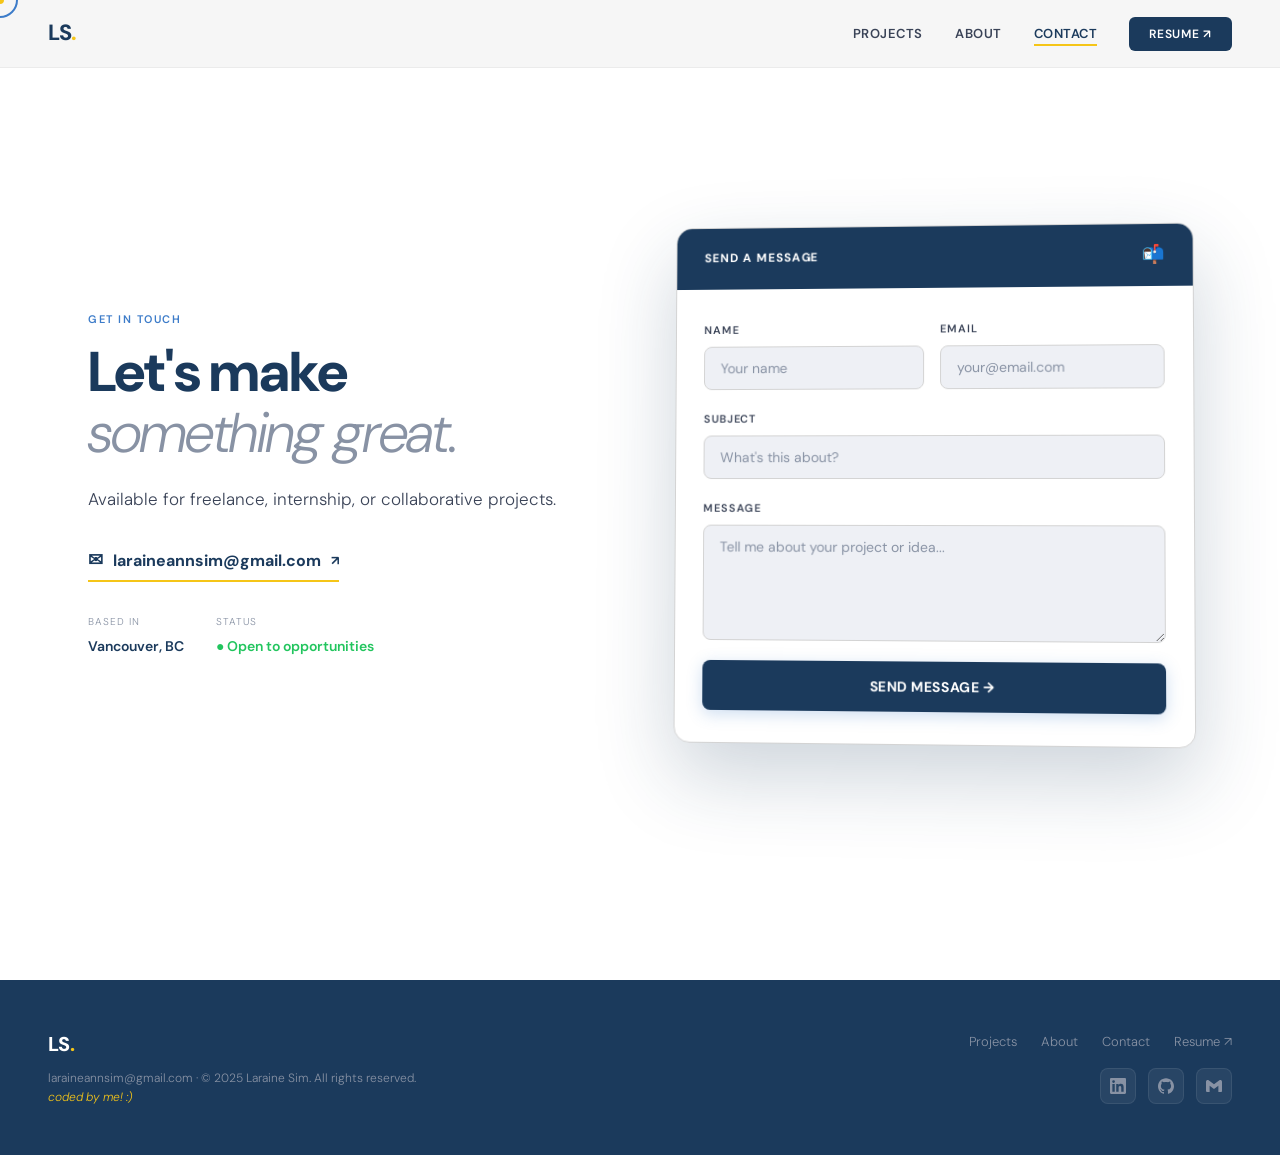
<file: contact.html>
<!DOCTYPE html>
<html lang="en">
  <head>
    <meta charset="UTF-8" />
    <meta name="viewport" content="width=device-width, initial-scale=1.0" />
    <title>Contact — Laraine Sim</title>
    <link rel="stylesheet" href="css/style.css" />
    <link rel="stylesheet" href="css/contact.css" />
  </head>
  <body>
    <div class="cursor-dot"></div>
    <div class="cursor-ring"></div>

    <nav class="nav">
      <a href="index.html" class="nav-logo">LS<span>.</span></a>
      <button class="nav-toggle" aria-label="Toggle menu">
        <span></span><span></span><span></span>
      </button>
      <ul class="nav-links">
        <li><a href="projects.html">Projects</a></li>
        <li><a href="about.html">About</a></li>
        <li><a href="contact.html" class="active">Contact</a></li>
        <li>
          <a
            href="https://drive.google.com/file/d/1UKlemPBlUI1DkDVJU-GrRhOZyARkcmBj/view?usp=sharing"
            target="_blank"
            class="nav-cta"
            >Resume ↗</a
          >
        </li>
      </ul>
    </nav>

    <main class="page">
      <!-- ---- CONTACT HERO ---- -->
      <section class="contact-hero">
        <div class="contact-hero-text reveal">
          <span class="section-label">Get in Touch</span>
          <h1 class="section-title">
            Let's make<br /><em>something great.</em>
          </h1>
          <p class="contact-intro">
            Available for freelance, internship, or collaborative projects.
          </p>

          <a href="mailto:laraineannsim@gmail.com" class="contact-email-link">
            <span class="contact-email-icon">✉</span>
            laraineannsim@gmail.com
            <span class="contact-email-arrow">↗</span>
          </a>

          <!-- Quick info chips -->
          <div class="contact-meta">
            <div class="contact-meta-item">
              <span class="contact-meta-label">Based in</span>
              <span class="contact-meta-value">Vancouver, BC</span>
            </div>
            <div class="contact-meta-item">
              <span class="contact-meta-label">Status</span>
              <span class="contact-meta-value" style="color: #22c55e"
                >● Open to opportunities</span
              >
            </div>
          </div>
        </div>

        <!-- CONTACT FORM  -->
        <div class="contact-form-wrap reveal">
          <div class="contact-form-card">
            <div class="form-card-header">
              <span class="form-card-label">Send a message</span>
              <!-- Decorative folder tab -->
              <span class="form-card-tab">📬</span>
            </div>

            <form
              class="contact-form"
              action="https://formspree.io/f/xnjgoqnb"
              method="POST"
              id="contact-form"
            >
              <div class="form-row">
                <div class="form-group">
                  <label for="name">Name</label>
                  <input
                    type="text"
                    id="name"
                    name="name"
                    placeholder="Your name"
                    required
                  />
                </div>
                <div class="form-group">
                  <label for="email">Email</label>
                  <input
                    type="email"
                    id="email"
                    name="email"
                    placeholder="your@email.com"
                    required
                  />
                </div>
              </div>

              <div class="form-group">
                <label for="subject">Subject</label>
                <input
                  type="text"
                  id="subject"
                  name="subject"
                  placeholder="What's this about?"
                />
              </div>

              <div class="form-group">
                <label for="message">Message</label>
                <textarea
                  id="message"
                  name="message"
                  rows="5"
                  placeholder="Tell me about your project or idea..."
                  required
                ></textarea>
              </div>

              <button type="submit" class="btn btn-primary form-submit">
                Send Message →
              </button>
            </form>
          </div>

          <!-- Success message (shown by JS after submit) -->
          <div class="form-success" id="form-success" style="display: none">
            <span>✦</span> Thanks! I'll be in touch soon.
          </div>
        </div>
      </section>
    </main>

    <!-- ---- FOOTER---- -->
    <footer class="footer">
      <div class="footer-logo-group">
        <div class="footer-logo">LS<span>.</span></div>
        <p class="footer-copy">
          laraineannsim@gmail.com · © 2025 Laraine Sim. All rights reserved.
          <br /><span class="footer-coded">coded by me! :)</span>
        </p>
      </div>
      <div class="footer-right">
        <nav class="footer-links">
          <a href="projects.html">Projects</a>
          <a href="about.html">About</a>
          <a href="contact.html">Contact</a>
          <a
            href="https://drive.google.com/file/d/1U10L0qeT0MrT_OG-5EShGJ4zShYl49rG/view"
            target="_blank"
            >Resume ↗</a
          >
        </nav>
        <div class="footer-socials">
          <!-- LinkedIn -->
          <a
            href="https://www.linkedin.com/in/laraine-sim"
            target="_blank"
            class="footer-social-link"
            aria-label="LinkedIn"
          >
            <svg viewBox="0 0 24 24" xmlns="http://www.w3.org/2000/svg">
              <path
                d="M20.447 20.452h-3.554v-5.569c0-1.328-.027-3.037-1.852-3.037-1.853 0-2.136 1.445-2.136 2.939v5.667H9.351V9h3.414v1.561h.046c.477-.9 1.637-1.85 3.37-1.85 3.601 0 4.267 2.37 4.267 5.455v6.286zM5.337 7.433a2.062 2.062 0 0 1-2.063-2.065 2.064 2.064 0 1 1 2.063 2.065zm1.782 13.019H3.555V9h3.564v11.452zM22.225 0H1.771C.792 0 0 .774 0 1.729v20.542C0 23.227.792 24 1.771 24h20.451C23.2 24 24 23.227 24 22.271V1.729C24 .774 23.2 0 22.222 0h.003z"
              ></path>
            </svg>
          </a>

          <!-- GitHub -->
          <a
            href="https://github.com/l-sim"
            target="_blank"
            class="footer-social-link"
            aria-label="GitHub"
          >
            <svg viewBox="0 0 24 24" xmlns="http://www.w3.org/2000/svg">
              <path
                d="M12 .297c-6.63 0-12 5.373-12 12 0 5.303 3.438 9.8 8.205 11.385.6.113.82-.258.82-.577 0-.285-.01-1.04-.015-2.04-3.338.724-4.042-1.61-4.042-1.61C4.422 18.07 3.633 17.7 3.633 17.7c-1.087-.744.084-.729.084-.729 1.205.084 1.838 1.236 1.838 1.236 1.07 1.835 2.809 1.305 3.495.998.108-.776.417-1.305.76-1.605-2.665-.3-5.466-1.332-5.466-5.93 0-1.31.465-2.38 1.235-3.22-.135-.303-.54-1.523.105-3.176 0 0 1.005-.322 3.3 1.23.96-.267 1.98-.399 3-.405 1.02.006 2.04.138 3 .405 2.28-1.552 3.285-1.23 3.285-1.23.645 1.653.24 2.873.12 3.176.765.84 1.23 1.91 1.23 3.22 0 4.61-2.805 5.625-5.475 5.92.42.36.81 1.096.81 2.22 0 1.606-.015 2.896-.015 3.286 0 .315.21.69.825.57C20.565 22.092 24 17.592 24 12.297c0-6.627-5.373-12-12-12"
              ></path>
            </svg>
          </a>

          <!-- Email -->
          <a
            href="mailto:laraineannsim@gmail.com"
            class="footer-social-link"
            aria-label="Email"
          >
            <svg viewBox="0 0 24 24" xmlns="http://www.w3.org/2000/svg">
              <path
                d="M24 5.457v13.909c0 .904-.732 1.636-1.636 1.636h-3.819V11.73L12 16.64l-6.545-4.91v9.273H1.636A1.636 1.636 0 0 1 0 19.366V5.457c0-2.023 2.309-3.178 3.927-1.964L5.455 4.64 12 9.548l6.545-4.91 1.528-1.145C21.69 2.28 24 3.434 24 5.457z"
              ></path>
            </svg>
          </a>
        </div>
      </div>
    </footer>

    <script src="js/main.js"></script>
    <script src="js/contact.js"></script>
  </body>
</html>
</file>
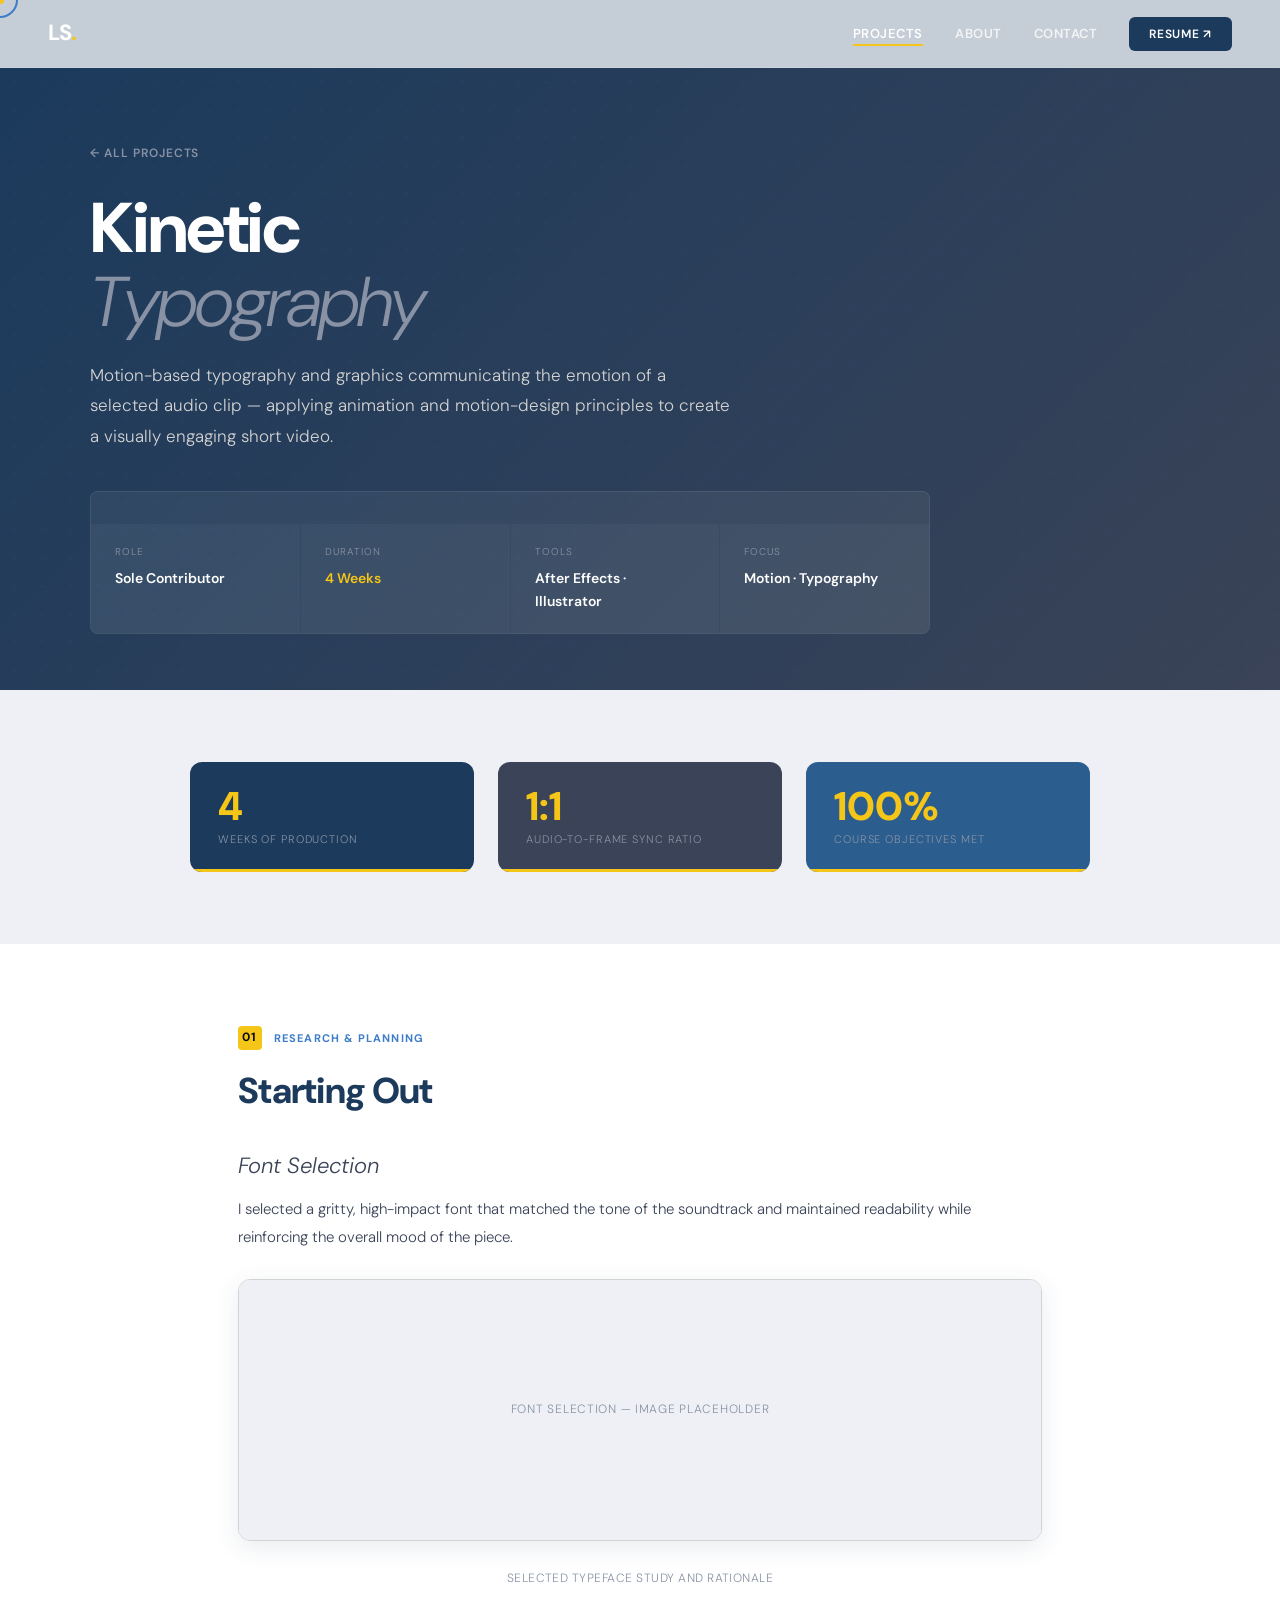
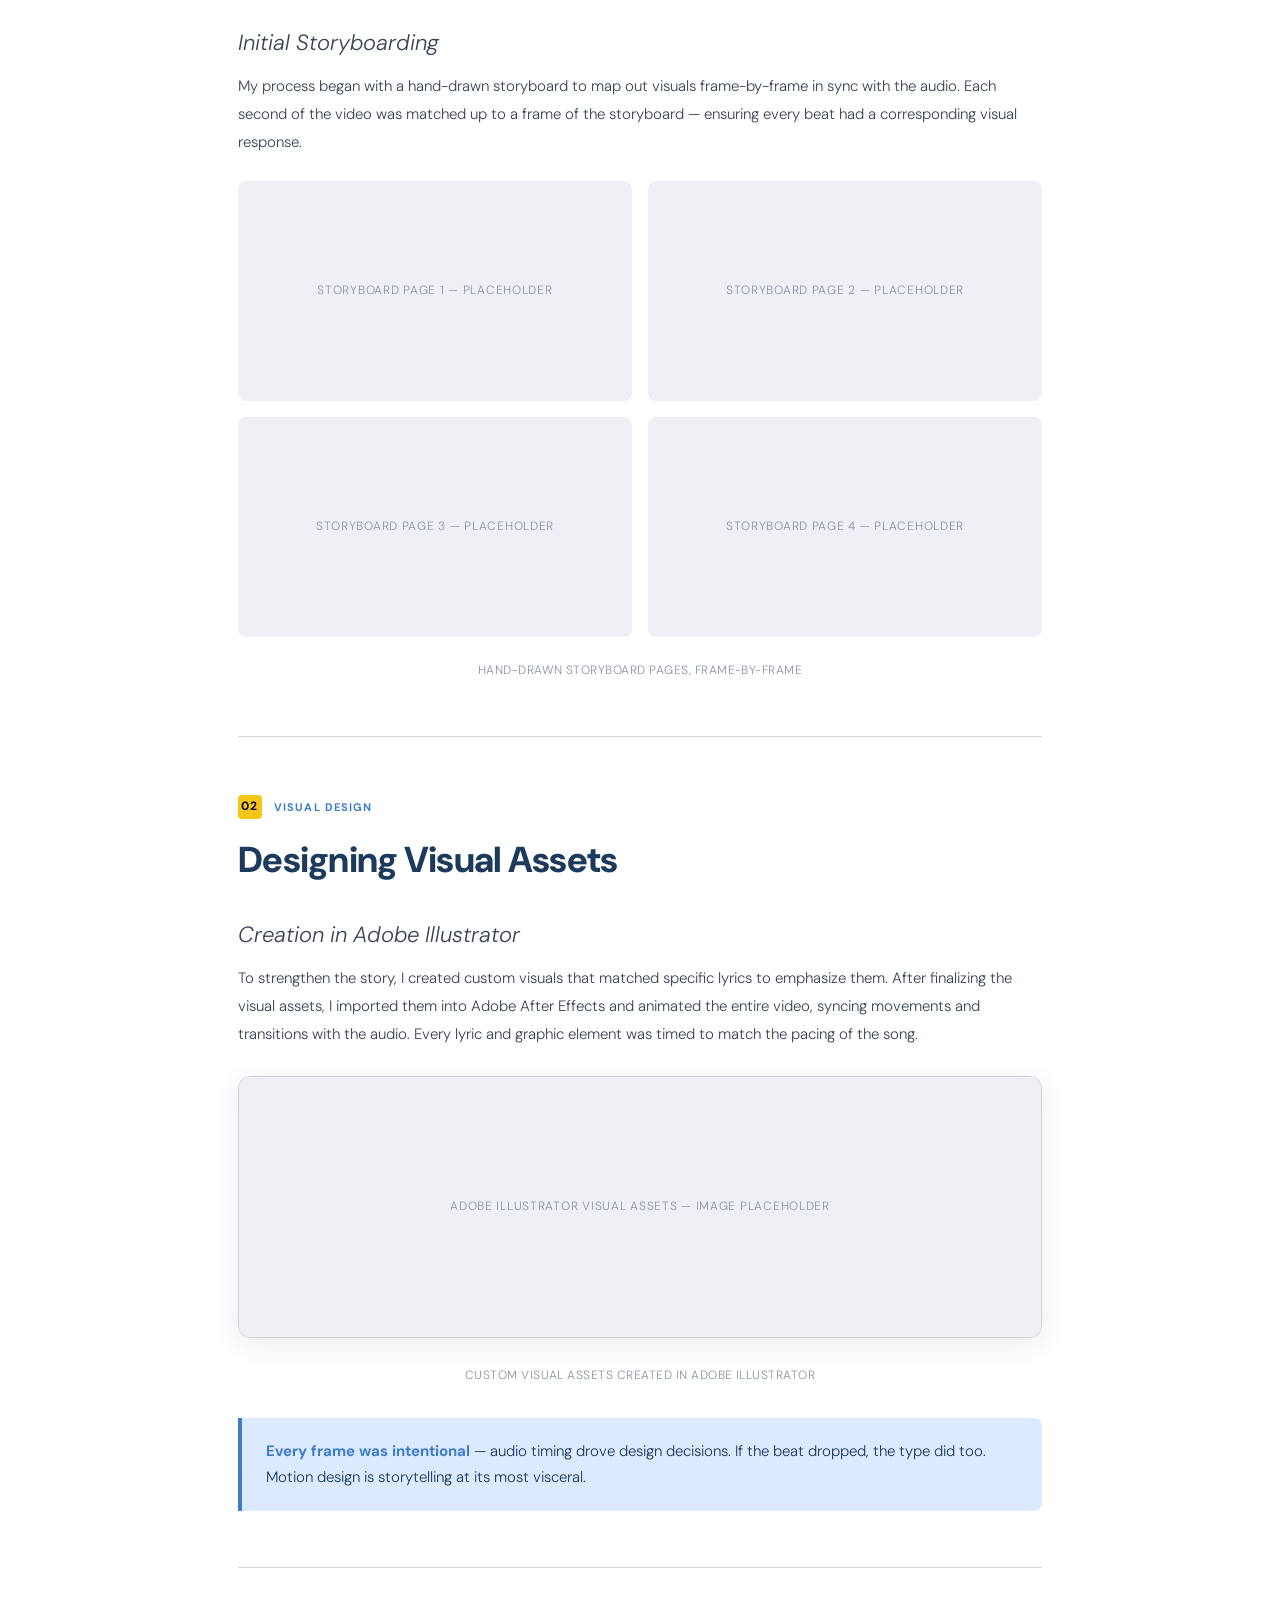
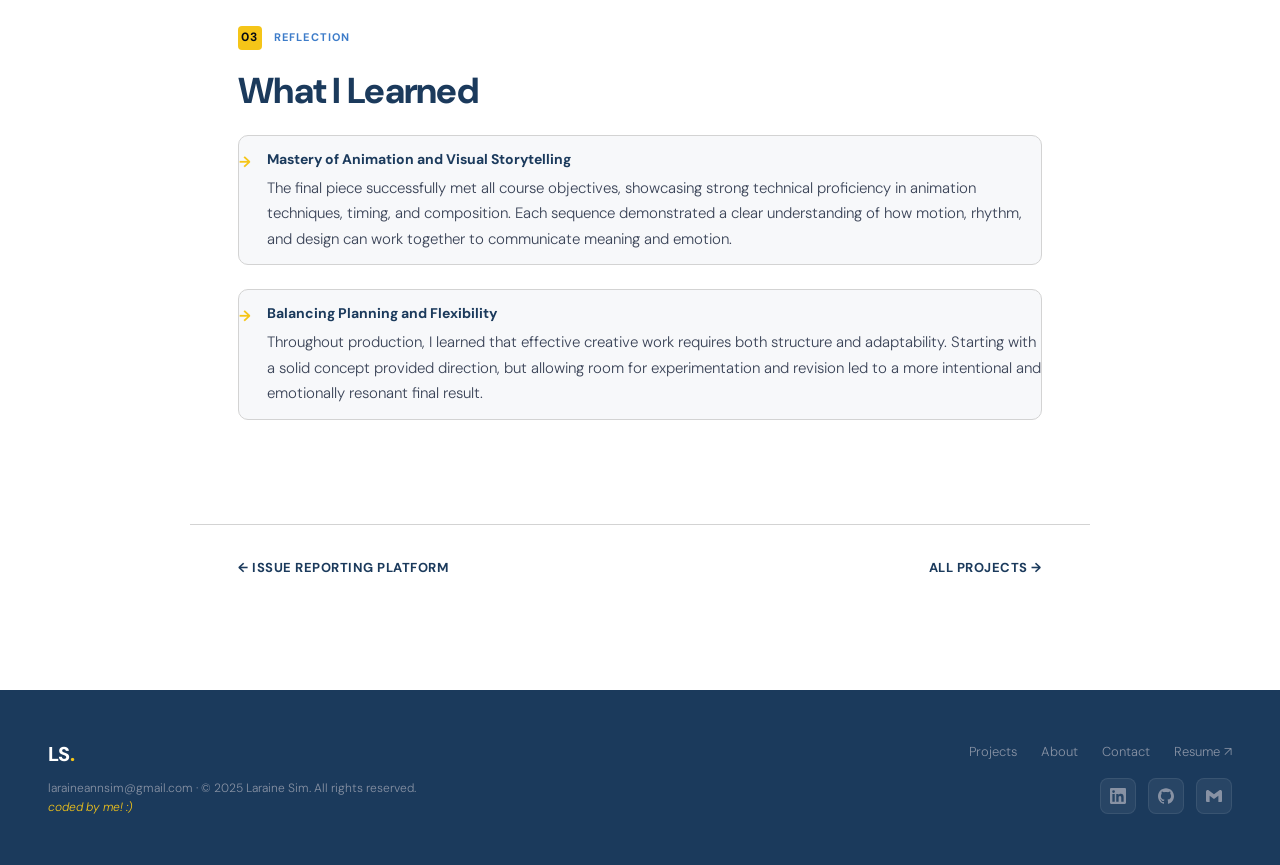
<file: iat100.html>
<!DOCTYPE html>
<html lang="en">
  <head>
    <meta charset="UTF-8" />
    <meta name="viewport" content="width=device-width, initial-scale=1.0" />
    <title>Kinetic Typography — Laraine Sim</title>
    <link rel="stylesheet" href="css/style.css" />
    <link rel="stylesheet" href="css/projects.css" />
  </head>
  <body>
    <div class="cursor-dot"></div>
    <div class="cursor-ring"></div>

    <nav class="nav nav--dark">
      <a href="index.html" class="nav-logo">LS<span>.</span></a>
      <button class="nav-toggle" aria-label="Toggle menu">
        <span></span><span></span><span></span>
      </button>
      <ul class="nav-links">
        <li><a href="projects.html" class="active">Projects</a></li>
        <li><a href="about.html">About</a></li>
        <li><a href="contact.html">Contact</a></li>
        <li>
          <a href="https://drive.google.com/file/d/1U10L0qeT0MrT_OG-5EShGJ4zShYl49rG/view"
             target="_blank" class="nav-cta">Resume ↗</a>
        </li>
      </ul>
    </nav>

    <main class="page">
      <!-- ============ CASE HERO ============ -->
      <section class="case-hero" style="background:linear-gradient(135deg, var(--blue-dark) 0%, var(--grey-700) 100%);">
        <div class="case-hero-inner">
          <a href="projects.html" class="case-hero-back">← All Projects</a>

          <div class="reveal">
            <h1 class="case-hero-title">Kinetic<br><em>Typography</em></h1>
            <p class="case-hero-desc">
              Motion-based typography and graphics communicating the emotion of a selected audio clip —
              applying animation and motion-design principles to create a visually engaging short video.
            </p>
          </div>

          <div class="case-meta reveal">
            <div class="case-meta-item">
              <div class="case-meta-label">Role</div>
              <div class="case-meta-value">Sole Contributor</div>
            </div>
            <div class="case-meta-item">
              <div class="case-meta-label">Duration</div>
              <div class="case-meta-value" style="color:var(--yellow)">4 Weeks</div>
            </div>
            <div class="case-meta-item">
              <div class="case-meta-label">Tools</div>
              <div class="case-meta-value">After Effects · Illustrator</div>
            </div>
            <div class="case-meta-item">
              <div class="case-meta-label">Focus</div>
              <div class="case-meta-value">Motion · Typography</div>
            </div>
          </div>
        </div>
      </section>

      <!-- ============ DATA CALLOUT ============ -->
      <section class="section" style="background:var(--grey-100);padding:40px 48px;">
        <div style="max-width:900px;margin:0 auto;">
          <div class="stat-row reveal stagger-group">
            <div class="stat-card stagger-child">
              <div class="stat-num">4</div>
              <div class="stat-label">Weeks of production</div>
            </div>
            <div class="stat-card stagger-child" style="background:var(--grey-700)">
              <div class="stat-num">1:1</div>
              <div class="stat-label">Audio-to-frame sync ratio</div>
            </div>
            <div class="stat-card stagger-child" style="background:var(--blue-mid)">
              <div class="stat-num">100%</div>
              <div class="stat-label">Course objectives met</div>
            </div>
          </div>
        </div>
      </section>

      <!-- ============ CASE BODY ============ -->
      <article class="case-body">

        <!-- 01: STARTING OUT -->
        <div class="reveal">
          <span class="case-section-marker" data-num="01">Research &amp; Planning</span>
          <h2 class="case-h2">Starting Out</h2>
        </div>

        <h3 class="case-h3 reveal">Font Selection</h3>
        <p class="case-p reveal">
          I selected a gritty, high-impact font that matched the tone of the soundtrack and maintained
          readability while reinforcing the overall mood of the piece.
        </p>

        <div class="case-img reveal">
          <div class="img-placeholder" style="height:260px;">
            <!-- Replace with: <img src="images/iat100-font.png" alt="Font Selection"> -->
            Font Selection — image placeholder
          </div>
        </div>
        <p class="case-caption">Selected typeface study and rationale</p>

        <h3 class="case-h3 reveal">Initial Storyboarding</h3>
        <p class="case-p reveal">
          My process began with a hand-drawn storyboard to map out visuals frame-by-frame in sync with the audio.
          Each second of the video was matched up to a frame of the storyboard — ensuring every beat had a
          corresponding visual response.
        </p>

        <div style="display:grid;grid-template-columns:1fr 1fr;gap:16px;margin:24px 0;" class="reveal stagger-group">
          <div class="img-placeholder stagger-child" style="height:220px;border-radius:8px;">Storyboard page 1 — placeholder</div>
          <div class="img-placeholder stagger-child" style="height:220px;border-radius:8px;">Storyboard page 2 — placeholder</div>
          <div class="img-placeholder stagger-child" style="height:220px;border-radius:8px;">Storyboard page 3 — placeholder</div>
          <div class="img-placeholder stagger-child" style="height:220px;border-radius:8px;">Storyboard page 4 — placeholder</div>
        </div>
        <p class="case-caption">Hand-drawn storyboard pages, frame-by-frame</p>

        <hr class="case-divider" />

        <!-- 02: DESIGN -->
        <div class="reveal">
          <span class="case-section-marker" data-num="02">Visual Design</span>
          <h2 class="case-h2">Designing Visual Assets</h2>
          <h3 class="case-h3">Creation in Adobe Illustrator</h3>
          <p class="case-p">
            To strengthen the story, I created custom visuals that matched specific lyrics to emphasize them.
            After finalizing the visual assets, I imported them into Adobe After Effects and animated the entire
            video, syncing movements and transitions with the audio. Every lyric and graphic element was timed
            to match the pacing of the song.
          </p>
        </div>

        <div class="case-img reveal">
          <div class="img-placeholder" style="height:260px;">
            <!-- Replace with: <img src="images/iat100-illustrator.png" alt="Illustrator assets"> -->
            Adobe Illustrator visual assets — image placeholder
          </div>
        </div>
        <p class="case-caption">Custom visual assets created in Adobe Illustrator</p>

        <div class="callout reveal">
          <p>
            <strong>Every frame was intentional</strong> — audio timing drove design decisions. If the beat
            dropped, the type did too. Motion design is storytelling at its most visceral.
          </p>
        </div>

        <hr class="case-divider" />

        <!-- 03: REFLECTION -->
        <div class="reveal">
          <span class="case-section-marker" data-num="03">Reflection</span>
          <h2 class="case-h2">What I Learned</h2>
        </div>

        <ul class="reflection-list reveal">
          <li>
            <div>
              <strong style="font-family:var(--font-display);font-size:14px;color:var(--blue-dark);display:block;margin-bottom:4px;">
                Mastery of Animation and Visual Storytelling
              </strong>
              The final piece successfully met all course objectives, showcasing strong technical proficiency in
              animation techniques, timing, and composition. Each sequence demonstrated a clear understanding of
              how motion, rhythm, and design can work together to communicate meaning and emotion.
            </div>
          </li>
          <li>
            <div>
              <strong style="font-family:var(--font-display);font-size:14px;color:var(--blue-dark);display:block;margin-bottom:4px;">
                Balancing Planning and Flexibility
              </strong>
              Throughout production, I learned that effective creative work requires both structure and adaptability.
              Starting with a solid concept provided direction, but allowing room for experimentation and revision
              led to a more intentional and emotionally resonant final result.
            </div>
          </li>
        </ul>
      </article>

      <!-- ---- PROJECT NAV ---- -->
      <nav class="project-nav">
        <a href="iat235.html">← Issue Reporting Platform</a>
        <a href="projects.html">All Projects →</a>
      </nav>
    </main>

    <!-- ---- FOOTER ---- -->
    <footer class="footer">
      <div class="footer-logo-group">
        <div class="footer-logo">LS<span>.</span></div>
        <p class="footer-copy">
          laraineannsim@gmail.com · © 2025 Laraine Sim. All rights reserved.
          <br /><span class="footer-coded">coded by me! :)</span>
        </p>
      </div>
      <div class="footer-right">
        <nav class="footer-links">
          <a href="projects.html">Projects</a>
          <a href="about.html">About</a>
          <a href="contact.html">Contact</a>
          <a href="https://drive.google.com/file/d/1U10L0qeT0MrT_OG-5EShGJ4zShYl49rG/view" target="_blank">Resume ↗</a>
        </nav>
        <div class="footer-socials">
          <a href="https://www.linkedin.com/in/laraine-sim" target="_blank" class="footer-social-link" aria-label="LinkedIn">
            <svg viewBox="0 0 24 24" xmlns="http://www.w3.org/2000/svg"><path d="M20.447 20.452h-3.554v-5.569c0-1.328-.027-3.037-1.852-3.037-1.853 0-2.136 1.445-2.136 2.939v5.667H9.351V9h3.414v1.561h.046c.477-.9 1.637-1.85 3.37-1.85 3.601 0 4.267 2.37 4.267 5.455v6.286zM5.337 7.433a2.062 2.062 0 0 1-2.063-2.065 2.064 2.064 0 1 1 2.063 2.065zm1.782 13.019H3.555V9h3.564v11.452zM22.225 0H1.771C.792 0 0 .774 0 1.729v20.542C0 23.227.792 24 1.771 24h20.451C23.2 24 24 23.227 24 22.271V1.729C24 .774 23.2 0 22.222 0h.003z"/></svg>
          </a>
          <a href="https://github.com/larainesim" target="_blank" class="footer-social-link" aria-label="GitHub">
            <svg viewBox="0 0 24 24" xmlns="http://www.w3.org/2000/svg"><path d="M12 .297c-6.63 0-12 5.373-12 12 0 5.303 3.438 9.8 8.205 11.385.6.113.82-.258.82-.577 0-.285-.01-1.04-.015-2.04-3.338.724-4.042-1.61-4.042-1.61C4.422 18.07 3.633 17.7 3.633 17.7c-1.087-.744.084-.729.084-.729 1.205.084 1.838 1.236 1.838 1.236 1.07 1.835 2.809 1.305 3.495.998.108-.776.417-1.305.76-1.605-2.665-.3-5.466-1.332-5.466-5.93 0-1.31.465-2.38 1.235-3.22-.135-.303-.54-1.523.105-3.176 0 0 1.005-.322 3.3 1.23.96-.267 1.98-.399 3-.405 1.02.006 2.04.138 3 .405 2.28-1.552 3.285-1.23 3.285-1.23.645 1.653.24 2.873.12 3.176.765.84 1.23 1.91 1.23 3.22 0 4.61-2.805 5.625-5.475 5.92.42.36.81 1.096.81 2.22 0 1.606-.015 2.896-.015 3.286 0 .315.21.69.825.57C20.565 22.092 24 17.592 24 12.297c0-6.627-5.373-12-12-12"/></svg>
          </a>
          <a href="mailto:laraineannsim@gmail.com" class="footer-social-link" aria-label="Email">
            <svg viewBox="0 0 24 24" xmlns="http://www.w3.org/2000/svg"><path d="M24 5.457v13.909c0 .904-.732 1.636-1.636 1.636h-3.819V11.73L12 16.64l-6.545-4.91v9.273H1.636A1.636 1.636 0 0 1 0 19.366V5.457c0-2.023 2.309-3.178 3.927-1.964L5.455 4.64 12 9.548l6.545-4.91 1.528-1.145C21.69 2.28 24 3.434 24 5.457z"/></svg>
          </a>
        </div>
      </div>
    </footer>

    <script src="js/main.js"></script>
  </body>
</html>
</file>
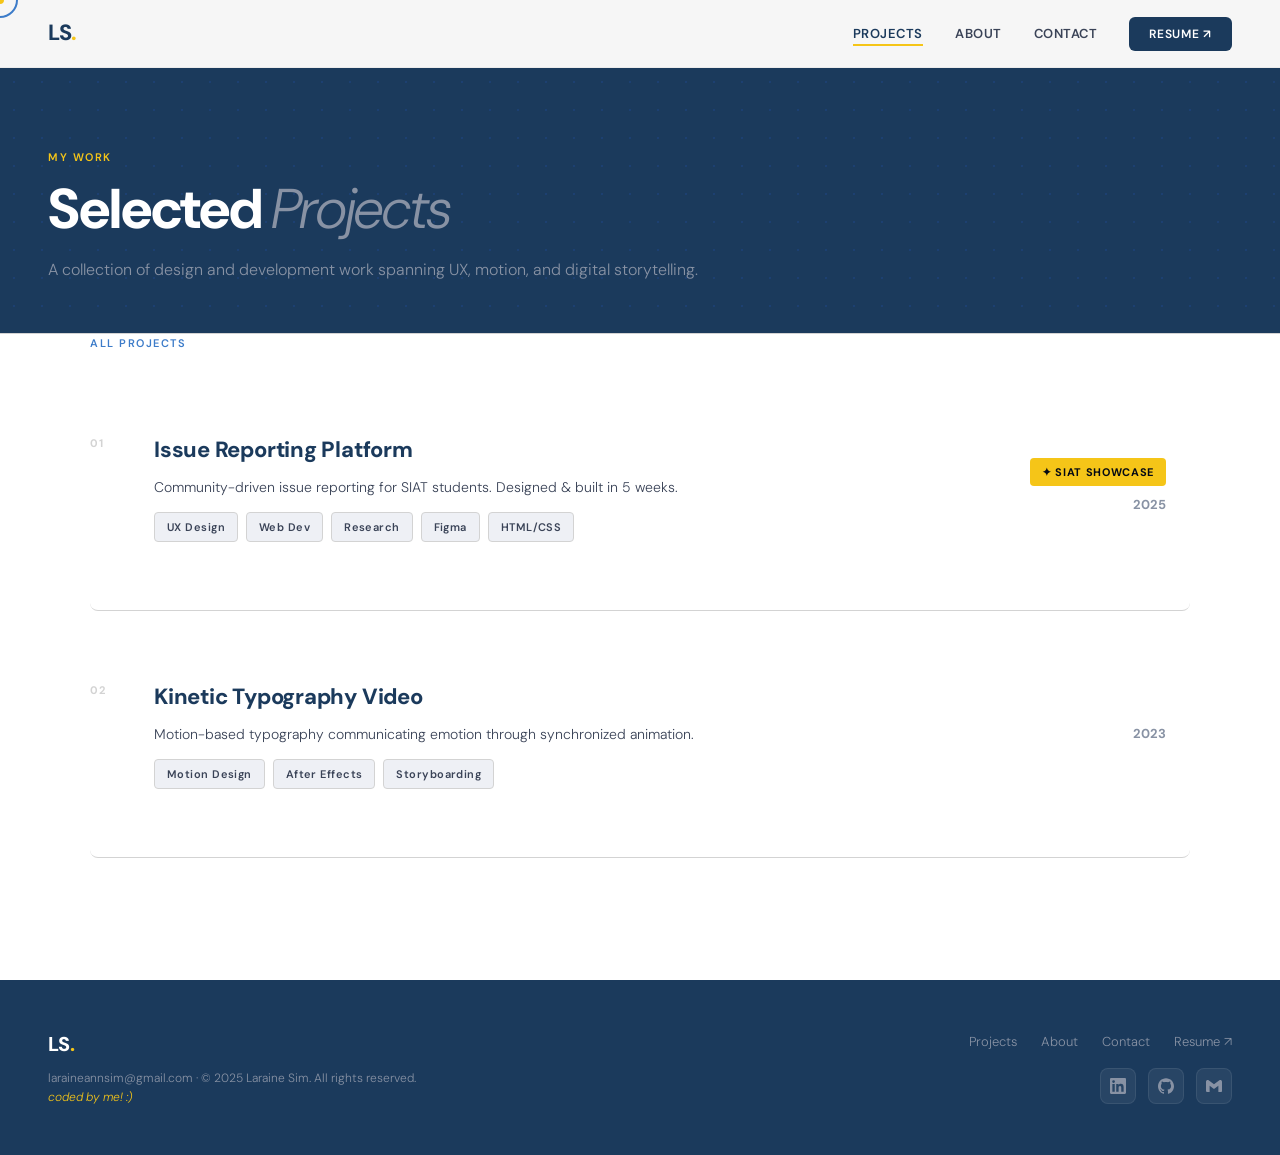
<file: projects.html>
<!DOCTYPE html>
<html lang="en">
  <head>
    <meta charset="UTF-8" />
    <meta name="viewport" content="width=device-width, initial-scale=1.0" />
    <title>Projects — Laraine Sim</title>
    <link rel="stylesheet" href="css/style.css" />
    <link rel="stylesheet" href="css/projects.css" />
  </head>
  <body>
    <div class="cursor-dot"></div>
    <div class="cursor-ring"></div>

    <nav class="nav">
      <a href="index.html" class="nav-logo">LS<span>.</span></a>
      <button class="nav-toggle" aria-label="Toggle menu">
        <span></span><span></span><span></span>
      </button>
      <ul class="nav-links">
        <li><a href="projects.html" class="active">Projects</a></li>
        <li><a href="about.html">About</a></li>
        <li><a href="contact.html">Contact</a></li>
        <li>
          <a href="https://drive.google.com/file/d/1U10L0qeT0MrT_OG-5EShGJ4zShYl49rG/view"
             target="_blank" class="nav-cta">Resume ↗</a>
        </li>
      </ul>
    </nav>

    <main class="page">
      <!-- ---- PAGE HEADER ---- -->
      <section class="projects-page-hero section">
        <div class="reveal" style="max-width: 700px;">
          <span class="section-label">My Work</span>
          <h1 class="section-title">Selected <em>Projects</em></h1>
          <p style="color:var(--grey-700);font-size:16px;line-height:1.8;margin-top:16px;font-weight:300;">
            A collection of design and development work spanning UX, motion, and digital storytelling.
          </p>
        </div>
      </section>

      <!-- ---- PROJECT LIST ---- -->
      <section class="project-list-section">
        <div style="max-width: 1100px; margin: 0 auto;">
          <span class="section-label">All Projects</span>

          <a href="iat235.html" class="project-row reveal">
            <div class="project-row-num">01</div>
            <div class="project-row-info">
              <h3 class="project-row-title">Issue Reporting Platform <span>↗</span></h3>
              <p class="project-row-desc">Community-driven issue reporting for SIAT students. Designed &amp; built in 5 weeks.</p>
              <div class="project-row-tags">
                <span class="tag">UX Design</span>
                <span class="tag">Web Dev</span>
                <span class="tag">Research</span>
                <span class="tag">Figma</span>
                <span class="tag">HTML/CSS</span>
              </div>
            </div>
            <div class="project-row-meta">
              <span class="chip">✦ SIAT Showcase</span>
              <span class="project-row-year">2025</span>
            </div>
          </a>

          <a href="iat100.html" class="project-row reveal">
            <div class="project-row-num">02</div>
            <div class="project-row-info">
              <h3 class="project-row-title">Kinetic Typography Video <span>↗</span></h3>
              <p class="project-row-desc">Motion-based typography communicating emotion through synchronized animation.</p>
              <div class="project-row-tags">
                <span class="tag">Motion Design</span>
                <span class="tag">After Effects</span>
                <span class="tag">Storyboarding</span>
              </div>
            </div>
            <div class="project-row-meta">
              <span class="project-row-year">2023</span>
            </div>
          </a>
        </div>
      </section>
    </main>

    <!-- ---- FOOTER ---- -->
    <footer class="footer">
      <div class="footer-logo-group">
        <div class="footer-logo">LS<span>.</span></div>
        <p class="footer-copy">
          laraineannsim@gmail.com · © 2025 Laraine Sim. All rights reserved.
          <br /><span class="footer-coded">coded by me! :)</span>
        </p>
      </div>
      <div class="footer-right">
        <nav class="footer-links">
          <a href="projects.html">Projects</a>
          <a href="about.html">About</a>
          <a href="contact.html">Contact</a>
          <a href="https://drive.google.com/file/d/1U10L0qeT0MrT_OG-5EShGJ4zShYl49rG/view" target="_blank">Resume ↗</a>
        </nav>
        <div class="footer-socials">
          <a href="https://www.linkedin.com/in/laraine-sim" target="_blank" class="footer-social-link" aria-label="LinkedIn">
            <svg viewBox="0 0 24 24" xmlns="http://www.w3.org/2000/svg"><path d="M20.447 20.452h-3.554v-5.569c0-1.328-.027-3.037-1.852-3.037-1.853 0-2.136 1.445-2.136 2.939v5.667H9.351V9h3.414v1.561h.046c.477-.9 1.637-1.85 3.37-1.85 3.601 0 4.267 2.37 4.267 5.455v6.286zM5.337 7.433a2.062 2.062 0 0 1-2.063-2.065 2.064 2.064 0 1 1 2.063 2.065zm1.782 13.019H3.555V9h3.564v11.452zM22.225 0H1.771C.792 0 0 .774 0 1.729v20.542C0 23.227.792 24 1.771 24h20.451C23.2 24 24 23.227 24 22.271V1.729C24 .774 23.2 0 22.222 0h.003z"/></svg>
          </a>
          <a href="https://github.com/las21-sfu" target="_blank" class="footer-social-link" aria-label="GitHub">
            <svg viewBox="0 0 24 24" xmlns="http://www.w3.org/2000/svg"><path d="M12 .297c-6.63 0-12 5.373-12 12 0 5.303 3.438 9.8 8.205 11.385.6.113.82-.258.82-.577 0-.285-.01-1.04-.015-2.04-3.338.724-4.042-1.61-4.042-1.61C4.422 18.07 3.633 17.7 3.633 17.7c-1.087-.744.084-.729.084-.729 1.205.084 1.838 1.236 1.838 1.236 1.07 1.835 2.809 1.305 3.495.998.108-.776.417-1.305.76-1.605-2.665-.3-5.466-1.332-5.466-5.93 0-1.31.465-2.38 1.235-3.22-.135-.303-.54-1.523.105-3.176 0 0 1.005-.322 3.3 1.23.96-.267 1.98-.399 3-.405 1.02.006 2.04.138 3 .405 2.28-1.552 3.285-1.23 3.285-1.23.645 1.653.24 2.873.12 3.176.765.84 1.23 1.91 1.23 3.22 0 4.61-2.805 5.625-5.475 5.92.42.36.81 1.096.81 2.22 0 1.606-.015 2.896-.015 3.286 0 .315.21.69.825.57C20.565 22.092 24 17.592 24 12.297c0-6.627-5.373-12-12-12"/></svg>
          </a>
          <a href="mailto:laraineannsim@gmail.com" class="footer-social-link" aria-label="Email">
            <svg viewBox="0 0 24 24" xmlns="http://www.w3.org/2000/svg"><path d="M24 5.457v13.909c0 .904-.732 1.636-1.636 1.636h-3.819V11.73L12 16.64l-6.545-4.91v9.273H1.636A1.636 1.636 0 0 1 0 19.366V5.457c0-2.023 2.309-3.178 3.927-1.964L5.455 4.64 12 9.548l6.545-4.91 1.528-1.145C21.69 2.28 24 3.434 24 5.457z"/></svg>
          </a>
        </div>
      </div>
    </footer>

    <script src="js/main.js"></script>
    <script src="js/projects.js"></script>
  </body>
</html>
</file>
<file: css/style.css>
/* ============================================================
   LARAINE SIM PORTFOLIO — GLOBAL STYLES
   Brand: Deep Navy, White, Blue-Mid, Gold accent
   Font: Asta Sans Light (semi-bold / extra-bold)
   ============================================================ */

/* ---------- FONTS ---------- */
@import url("https://fonts.googleapis.com/css2?family=DM+Sans:ital,opsz,wght@0,9..40,200;0,9..40,300;0,9..40,400;0,9..40,600;0,9..40,800;1,9..40,300&display=swap");

/* Asta Sans Light — loaded via @font-face if available locally,
   falling back to DM Sans which is visually close (clean geometric sans) */
@font-face {
  font-family: "Asta Sans";
  src: local("Asta Sans Light"), local("AstaSans-Light");
  font-weight: 300;
  font-style: normal;
}
@font-face {
  font-family: "Asta Sans";
  src: local("Asta Sans SemiBold"), local("AstaSans-SemiBold");
  font-weight: 600;
  font-style: normal;
}
@font-face {
  font-family: "Asta Sans";
  src: local("Asta Sans ExtraBold"), local("AstaSans-ExtraBold");
  font-weight: 800;
  font-style: normal;
}

/* ---------- DESIGN TOKENS ---------- */
:root {
  /* Core palette */
  --blue-dark:   #1b3a5c;   /* deep navy */
  --blue-mid:    #2b5d8e;   /* mid blue */
  --blue-bright: #3d7cc9;   /* interaction blue */
  --blue-light:  #dbeafe;
  --white:       #ffffff;
  --off-white:   #f7f8fa;
  --grey-100:    #eef0f5;
  --grey-200:    #d3d3d3;
  --grey-400:    #8892a4;
  --grey-700:    #3a4357;
  --black:       #050a14;
  --yellow:      #f5c518;   /* gold accent */
  --yellow-pale: #fef9e7;

  /* Semantic */
  --bg:           var(--white);
  --surface:      #ffffff;
  --text-primary: var(--blue-dark);
  --text-muted:   var(--grey-400);
  --border:       var(--grey-200);

  /* Typography — Asta Sans with DM Sans fallback */
  --font-display: "Asta Sans", "DM Sans", sans-serif;
  --font-body:    "Asta Sans", "DM Sans", sans-serif;

  /* Spacing */
  --nav-h: 68px;

  /* Shadows */
  --shadow-sm: 0 2px 8px rgba(27, 58, 92, 0.06);
  --shadow-md: 0 6px 24px rgba(27, 58, 92, 0.1);
  --shadow-lg: 0 16px 48px rgba(27, 58, 92, 0.16);
  --shadow-xl: 0 32px 80px rgba(27, 58, 92, 0.22);
}

/* ---------- RESET ---------- */
*, *::before, *::after {
  box-sizing: border-box;
  margin: 0;
  padding: 0;
}
html { scroll-behavior: smooth; }
body {
  font-family: var(--font-body);
  font-weight: 300;
  background: var(--bg);
  color: var(--text-primary);
  font-size: 15px;
  line-height: 1.65;
  overflow-x: hidden;
  cursor: none;
}
img { display: block; max-width: 100%; }
a { color: inherit; text-decoration: none; }
ul { list-style: none; }
button { cursor: none; font-family: inherit; border: none; background: none; }

/* ---------- CUSTOM CURSOR ---------- */
.cursor-dot, .cursor-ring {
  position: fixed;
  border-radius: 50%;
  pointer-events: none;
  z-index: 9999;
  transform: translate(-50%, -50%);
  transition: opacity 0.2s;
}
.cursor-dot {
  width: 8px;
  height: 8px;
  background: var(--yellow);
}
.cursor-ring {
  width: 36px;
  height: 36px;
  border: 2px solid var(--blue-bright);
  transition: transform 0.12s cubic-bezier(.25,.46,.45,.94), opacity 0.2s,
              width 0.2s, height 0.2s, border-color 0.2s;
}
.cursor-ring.hovered {
  width: 56px;
  height: 56px;
  border-color: var(--yellow);
}

/* ---------- NAV — glass effect ---------- */
.nav {
  position: fixed;
  top: 0; left: 0; right: 0;
  height: var(--nav-h);
  display: flex;
  align-items: center;
  justify-content: space-between;
  padding: 0 48px;
  background: rgba(211, 211, 211, 0.20);
  backdrop-filter: blur(16px);
  -webkit-backdrop-filter: blur(16px);
  border-bottom: 1px solid rgba(211,211,211,0.3);
  z-index: 100;
  /* border-radius applied per-page via home.css override */
}
.nav--dark {
  background: rgba(27, 58, 92, 0.25);
  border-bottom-color: rgba(255,255,255,0.1);
}
.nav--dark .nav-logo { color: var(--white); }
.nav--dark .nav-links a { color: rgba(255,255,255,0.8); }
.nav--dark .nav-links a:hover,
.nav--dark .nav-links a.active { color: var(--white); }
.nav--dark .nav-toggle span { background: var(--white); }

.nav-logo {
  font-family: var(--font-display);
  font-weight: 800;
  font-size: 22px;
  letter-spacing: -0.5px;
  color: var(--blue-dark);
  transition: color 0.3s;
}
.nav-logo span { color: var(--yellow); }

.nav-links {
  display: flex;
  gap: 32px;
  align-items: center;
}
.nav-links a {
  font-family: var(--font-display);
  font-size: 13px;
  font-weight: 600;
  letter-spacing: 0.04em;
  text-transform: uppercase;
  color: var(--grey-700);
  position: relative;
  transition: color 0.2s;
}
.nav-links a::after {
  content: "";
  position: absolute;
  bottom: -4px; left: 0; right: 0;
  height: 2px;
  background: var(--yellow);
  transform: scaleX(0);
  transform-origin: left;
  transition: transform 0.25s cubic-bezier(.25,.46,.45,.94);
}
.nav-links a:hover,
.nav-links a.active { color: var(--blue-dark); }
.nav-links a:hover::after,
.nav-links a.active::after { transform: scaleX(1); }

.nav-cta {
  background: var(--blue-dark);
  color: var(--white) !important;
  padding: 9px 20px;
  border-radius: 6px;
  font-size: 12px !important;
  letter-spacing: 0.06em !important;
  transition: background 0.2s, transform 0.15s !important;
}
.nav-cta:hover { background: var(--blue-bright) !important; transform: translateY(-1px); }
.nav-cta::after { display: none !important; }

/* ---------- PAGE WRAPPER ---------- */
.page { padding-top: var(--nav-h); min-height: 100vh; }

/* ---------- FOOTER ---------- */
.footer {
  background: var(--blue-dark);
  color: var(--grey-200);
  padding: 48px;
  display: flex;
  align-items: center;
  justify-content: space-between;
  flex-wrap: wrap;
  gap: 16px;
  margin-top: 80px;
}
.footer-logo-group { display: flex; flex-direction: column; gap: 8px; }
.footer-logo {
  font-family: var(--font-display);
  font-size: 20px;
  font-weight: 800;
  color: var(--white);
}
.footer-logo span { color: var(--yellow); }
.footer-copy { font-size: 12px; color: var(--grey-400); line-height: 1.6; }
.footer-coded { color: var(--yellow); font-style: italic; }
.footer-right { display: flex; flex-direction: column; align-items: flex-end; gap: 16px; }
.footer-links { display: flex; gap: 24px; }
.footer-links a { font-size: 13px; color: var(--grey-400); transition: color 0.2s; }
.footer-links a:hover { color: var(--yellow); }
.footer-socials { display: flex; gap: 12px; align-items: center; }
.footer-social-link {
  display: flex; align-items: center; justify-content: center;
  width: 36px; height: 36px;
  border-radius: 8px;
  background: rgba(255,255,255,0.06);
  border: 1px solid rgba(255,255,255,0.08);
  color: var(--grey-400);
  transition: background 0.2s, color 0.2s, border-color 0.2s, transform 0.18s;
}
.footer-social-link:hover {
  background: var(--yellow); border-color: var(--yellow);
  color: var(--black); transform: translateY(-2px);
}
.footer-social-link svg { width: 16px; height: 16px; fill: currentColor; display: block; }

/* ---------- SECTION UTILITIES ---------- */
.section { padding: 80px 48px; }
.section-label {
  font-family: var(--font-body);
  font-size: 11px;
  letter-spacing: 0.14em;
  text-transform: uppercase;
  color: var(--blue-bright);
  font-weight: 600;
  margin-bottom: 12px;
  display: block;
}
.section-title {
  font-family: var(--font-display);
  font-size: clamp(32px, 5vw, 56px);
  font-weight: 800;
  line-height: 1.1;
  letter-spacing: -0.02em;
  color: var(--blue-dark);
}
.section-title em {
  font-style: italic;
  font-weight: 300;
  color: var(--grey-400);
}

/* ---------- CHIP ---------- */
.chip {
  display: inline-flex;
  align-items: center;
  gap: 6px;
  background: var(--yellow);
  color: var(--black);
  font-family: var(--font-display);
  font-size: 11px;
  font-weight: 700;
  letter-spacing: 0.06em;
  text-transform: uppercase;
  padding: 5px 12px;
  border-radius: 4px;
}

/* ---------- BUTTONS ---------- */
.btn {
  display: inline-flex;
  align-items: center;
  gap: 8px;
  font-family: var(--font-display);
  font-size: 13px;
  font-weight: 700;
  letter-spacing: 0.04em;
  text-transform: uppercase;
  padding: 14px 28px;
  border-radius: 8px;
  transition: transform 0.18s, box-shadow 0.18s, background 0.18s;
}
.btn:hover { transform: translateY(-2px); }
.btn-primary {
  background: var(--blue-dark); color: var(--white);
  box-shadow: 0 4px 16px rgba(61,124,201,0.25);
}
.btn-primary:hover { background: var(--blue-bright); box-shadow: 0 8px 24px rgba(61,124,201,0.4); }
.btn-outline { border: 2px solid var(--blue-dark); color: var(--blue-dark); }
.btn-outline:hover { background: var(--blue-dark); color: var(--white); }
.btn-yellow {
  background: var(--yellow); color: var(--black);
  box-shadow: 0 4px 16px rgba(245,197,24,0.3);
}
.btn-yellow:hover { box-shadow: 0 8px 24px rgba(245,197,24,0.5); }

/* ---------- REVEAL ANIMATIONS ---------- */
.reveal {
  opacity: 0;
  transform: translateY(24px);
  transition: opacity 0.6s cubic-bezier(.25,.46,.45,.94),
              transform 0.6s cubic-bezier(.25,.46,.45,.94);
}
.reveal.visible { opacity: 1; transform: translateY(0); }

/* ---------- STAT CARD ---------- */
.stat-row { display: flex; gap: 24px; flex-wrap: wrap; margin: 32px 0; }
.stat-card {
  background: var(--blue-dark);
  color: var(--white);
  padding: 24px 28px;
  border-radius: 12px;
  min-width: 140px;
  flex: 1;
  position: relative;
  overflow: hidden;
}
.stat-card::after {
  content: "";
  position: absolute; bottom: 0; left: 0; right: 0;
  height: 3px; background: var(--yellow);
}
.stat-num {
  font-family: var(--font-display);
  font-size: 40px; font-weight: 800;
  color: var(--yellow); line-height: 1; margin-bottom: 4px;
}
.stat-label {
  font-size: 11px; letter-spacing: 0.08em;
  text-transform: uppercase; color: var(--grey-400);
}

/* ---------- TAG ---------- */
.tag {
  display: inline-block;
  padding: 5px 12px;
  background: var(--grey-100);
  border: 1px solid var(--border);
  border-radius: 4px;
  font-size: 11px; font-weight: 600;
  color: var(--grey-700); letter-spacing: 0.04em;
}

/* ---------- MOBILE NAV ---------- */
.nav-toggle { display: none; flex-direction: column; gap: 5px; padding: 8px; }
.nav-toggle span {
  display: block; width: 22px; height: 2px;
  background: var(--blue-dark); border-radius: 2px;
  transition: transform 0.2s, opacity 0.2s;
}

/* ---------- CASE STUDY SHARED ---------- */
.case-hero {
  background: linear-gradient(135deg, var(--blue-dark) 0%, var(--blue-mid) 100%);
  padding: 80px 48px 64px;
  color: var(--white);
}
.case-hero-inner {
  max-width: 900px;
  margin: 0 auto;
}
.case-hero-inner--with-image {
  max-width: 1100px;
  display: grid;
  grid-template-columns: 1fr 1fr;
  gap: 64px;
  align-items: center;
}
.hero-text-col { display: flex; flex-direction: column; gap: 0; }
.case-hero-back {
  display: inline-block;
  font-size: 12px;
  font-weight: 600;
  letter-spacing: 0.06em;
  text-transform: uppercase;
  color: rgba(255,255,255,0.6);
  margin-bottom: 32px;
  transition: color 0.2s;
}
.case-hero-back:hover { color: var(--yellow); }
.case-hero-title {
  font-family: var(--font-display);
  font-size: clamp(40px, 6vw, 72px);
  font-weight: 800;
  line-height: 1.05;
  letter-spacing: -0.02em;
  color: var(--white);
  margin-bottom: 20px;
}
.case-hero-title em {
  font-style: italic;
  font-weight: 300;
  color: var(--yellow);
}
.case-hero-desc {
  font-size: 16px; line-height: 1.75;
  color: rgba(255,255,255,0.75);
  max-width: 540px;
}
.case-meta {
  display: grid;
  grid-template-columns: repeat(2, 1fr);
  gap: 20px 32px;
  margin-top: 40px;
  padding-top: 32px;
  border-top: 1px solid rgba(255,255,255,0.12);
}
.case-meta-label {
  font-size: 10px; letter-spacing: 0.12em;
  text-transform: uppercase;
  color: rgba(255,255,255,0.45);
  margin-bottom: 4px;
}
.case-meta-value {
  font-family: var(--font-display);
  font-size: 14px; font-weight: 600;
  color: var(--white);
}

/* Case body */
.case-body {
  max-width: 760px;
  margin: 0 auto;
  padding: 64px 48px 80px;
}
.case-section-marker {
  display: inline-block;
  font-size: 10px;
  font-weight: 700;
  letter-spacing: 0.14em;
  text-transform: uppercase;
  color: var(--blue-bright);
  margin-bottom: 8px;
}
.case-section-marker::before {
  content: attr(data-num) " / ";
  color: var(--grey-200);
}
.case-h2 {
  font-family: var(--font-display);
  font-size: clamp(24px, 3vw, 36px);
  font-weight: 800;
  letter-spacing: -0.02em;
  color: var(--blue-dark);
  margin: 8px 0 24px;
}
.case-h3 {
  font-family: var(--font-display);
  font-size: 18px; font-weight: 600;
  color: var(--blue-dark);
  margin: 32px 0 12px;
}
.case-p {
  font-size: 15px; line-height: 1.85;
  color: var(--grey-700);
  margin-bottom: 24px;
}
.case-img {
  border-radius: 12px; overflow: hidden;
  margin: 24px 0;
  border: 1px solid var(--border);
}
.case-img img { width: 100%; height: 100%; object-fit: cover; display: block; }
.case-caption {
  font-size: 11px; letter-spacing: 0.06em;
  text-transform: uppercase;
  color: var(--grey-400);
  margin: -12px 0 32px;
  text-align: center;
}
.case-divider {
  border: none; border-top: 1px solid var(--border);
  margin: 56px 0;
}
.callout {
  background: var(--off-white);
  border-left: 3px solid var(--yellow);
  border-radius: 0 8px 8px 0;
  padding: 20px 24px;
  margin: 24px 0;
  font-size: 15px; line-height: 1.75;
  color: var(--blue-dark);
}
.img-placeholder {
  background: var(--grey-100);
  display: flex; align-items: center; justify-content: center;
  font-size: 12px; color: var(--grey-400);
  letter-spacing: 0.04em;
}
.img-placeholder img { width: 100%; height: 100%; object-fit: cover; }
.reflection-list {
  display: flex; flex-direction: column; gap: 24px;
  margin: 24px 0;
}
.reflection-list li {
  padding: 24px;
  background: var(--off-white);
  border-radius: 10px;
  border: 1px solid var(--border);
  font-size: 14px; line-height: 1.8; color: var(--grey-700);
}
.project-nav {
  display: flex;
  justify-content: space-between;
  padding: 32px 48px;
  border-top: 1px solid var(--border);
  max-width: 760px;
  margin: 0 auto;
}
.project-nav a {
  font-family: var(--font-display);
  font-size: 13px; font-weight: 600;
  letter-spacing: 0.04em; text-transform: uppercase;
  color: var(--blue-mid);
  transition: color 0.2s;
}
.project-nav a:hover { color: var(--blue-bright); }

/* ---------- PROJECT LIST (projects.html) ---------- */
.project-row {
  display: grid;
  grid-template-columns: 56px 1fr auto;
  gap: 32px;
  align-items: start;
  padding: 32px 0;
  border-bottom: 1px solid var(--border);
  transition: background 0.2s;
}
.project-row:hover { background: var(--off-white); margin: 0 -24px; padding-left: 24px; padding-right: 24px; }
.project-row-num {
  font-family: var(--font-display);
  font-size: 13px; font-weight: 800;
  color: var(--grey-200); letter-spacing: 0.06em;
  padding-top: 4px;
}
.project-row-title {
  font-family: var(--font-display);
  font-size: 20px; font-weight: 800;
  color: var(--blue-dark); margin-bottom: 8px;
}
.project-row-title span { color: var(--blue-bright); }
.project-row-desc { font-size: 13px; color: var(--grey-700); margin-bottom: 12px; line-height: 1.65; }
.project-row-tags { display: flex; gap: 8px; flex-wrap: wrap; }
.project-row-meta { display: flex; flex-direction: column; align-items: flex-end; gap: 8px; padding-top: 4px; }
.project-row-year { font-size: 12px; color: var(--grey-400); }

/* ---------- RESPONSIVE ---------- */
@media (max-width: 768px) {
  .nav { padding: 0 24px; }
  .nav-toggle { display: flex; }
  .nav-links {
    display: none;
    position: absolute; top: var(--nav-h); left: 0; right: 0;
    background: rgba(255,255,255,0.95);
    backdrop-filter: blur(12px);
    flex-direction: column;
    padding: 24px; border-bottom: 1px solid var(--border);
    gap: 16px; box-shadow: var(--shadow-md);
  }
  .nav-links.open { display: flex; }
  .section { padding: 60px 24px; }
  .footer { padding: 32px 24px; }
  .stat-row { gap: 12px; }
  .case-hero { padding: 60px 24px 48px; }
  .case-hero-inner--with-image { grid-template-columns: 1fr; gap: 40px; }
  .case-body { padding: 48px 24px 60px; }
  .project-nav { padding: 24px; }
  .project-row { grid-template-columns: 40px 1fr; }
  .project-row-meta { display: none; }
}
</file>
<file: css/contact.css>
/* ============================================================
   CONTACT PAGE — Styles
   ============================================================ */

/* ---- HERO LAYOUT ---- */
.contact-hero {
  display: grid;
  grid-template-columns: 1fr 1fr;
  gap: 64px;
  padding: 80px 48px;
  max-width: 1200px;
  margin: 0 auto;
  min-height: calc(100vh - var(--nav-h));
  align-items: center;
}

/* ---- LEFT: TEXT SIDE ---- */
.contact-intro {
  font-size: 17px;
  color: var(--grey-700);
  line-height: 1.8;
  max-width: 480px;
  margin-top: 20px;
  margin-bottom: 32px;
}

.contact-email-link {
  display: inline-flex;
  align-items: center;
  gap: 10px;
  font-family: var(--font-display);
  font-size: 16px;
  font-weight: 700;
  color: var(--blue-dark);
  border-bottom: 2px solid var(--yellow);
  padding-bottom: 4px;
  transition: color 0.2s, border-color 0.2s;
  margin-bottom: 32px;
}

.contact-email-link:hover {
  color: var(--blue-bright);
  border-color: var(--blue-bright);
}

.contact-email-icon {
  font-size: 18px;
}

.contact-email-arrow {
  font-size: 13px;
  transition: transform 0.2s;
}

.contact-email-link:hover .contact-email-arrow {
  transform: translate(2px, -2px);
}

/* Meta info row */
.contact-meta {
  display: flex;
  gap: 32px;
  flex-wrap: wrap;
}

.contact-meta-item {
  display: flex;
  flex-direction: column;
  gap: 4px;
}

.contact-meta-label {
  font-size: 10px;
  letter-spacing: 0.1em;
  text-transform: uppercase;
  color: var(--grey-400);
}

.contact-meta-value {
  font-family: var(--font-display);
  font-size: 14px;
  font-weight: 600;
  color: var(--blue-dark);
}

/* ---- RIGHT: FORM CARD ---- */
.contact-form-wrap {
  perspective: 800px;
}

.contact-form-card {
  background: var(--surface);
  border: 1px solid var(--border);
  border-radius: 16px;
  box-shadow: var(--shadow-xl);
  overflow: hidden;
  transition: transform 0.3s cubic-bezier(0.25, 0.46, 0.45, 0.94),
    box-shadow 0.3s;
  transform: rotateY(-2deg) rotateX(1deg);
}

.contact-form-card:hover {
  transform: rotateY(0deg) rotateX(0deg) translateY(-4px);
  box-shadow: 0 40px 80px rgba(10, 22, 40, 0.18);
}

/* Form card header */
.form-card-header {
  background: var(--blue-dark);
  padding: 16px 28px;
  display: flex;
  align-items: center;
  justify-content: space-between;
}

.form-card-label {
  font-family: var(--font-display);
  font-size: 12px;
  font-weight: 700;
  letter-spacing: 0.08em;
  text-transform: uppercase;
  color: var(--white);
}

.form-card-tab {
  font-size: 18px;
}

/* ---- FORM ITSELF ---- */
.contact-form {
  padding: 32px 28px;
  display: flex;
  flex-direction: column;
  gap: 20px;
}

.form-row {
  display: grid;
  grid-template-columns: 1fr 1fr;
  gap: 16px;
}

.form-group {
  display: flex;
  flex-direction: column;
  gap: 8px;
}

.form-group label {
  font-size: 11px;
  font-weight: 600;
  letter-spacing: 0.08em;
  text-transform: uppercase;
  color: var(--grey-700);
}

.form-group input,
.form-group textarea {
  font-family: var(--font-body);
  font-size: 14px;
  color: var(--blue-dark);
  background: var(--grey-100);
  border: 1px solid var(--border);
  border-radius: 8px;
  padding: 12px 16px;
  resize: vertical;
  transition: border-color 0.2s, background 0.2s, box-shadow 0.2s;
  outline: none;
  cursor: none;
}

.form-group input:focus,
.form-group textarea:focus {
  border-color: var(--blue-bright);
  background: var(--surface);
  box-shadow: 0 0 0 3px rgba(37, 99, 235, 0.12);
}

.form-group input::placeholder,
.form-group textarea::placeholder {
  color: var(--grey-400);
}

/* Submit button full width */
.form-submit {
  width: 100%;
  justify-content: center;
  font-size: 14px;
  padding: 16px;
}

.form-success {
  position: absolute; /* overlay inside the card */
  top: 0;
  left: 0;
  width: 100%;
  height: 100%;
  background: var(--white);
  color: var(--blue-dark);
  display: flex;
  align-items: center;
  justify-content: center;
  font-size: 16px;
  text-align: center;
  border-radius: 16px;
  z-index: 10;
  padding: 24px;
  box-sizing: border-box;
}

/* ---- RESPONSIVE ---- */
@media (max-width: 900px) {
  .contact-hero {
    grid-template-columns: 1fr;
    padding: 48px 24px;
    gap: 40px;
    min-height: unset;
  }

  .contact-form-card {
    transform: none;
  }

  .form-row {
    grid-template-columns: 1fr;
  }
}
</file>
<file: css/projects.css>
/* ============================================================
   PROJECTS PAGE + CASE STUDY shared styles
   ============================================================ */

/* ---- PROJECTS PAGE HERO ---- */
.projects-page-hero {
  background: var(--blue-dark);
  padding-bottom: 48px;
  position: relative;
  overflow: hidden;
}

.projects-page-hero::before {
  content: "";
  position: absolute;
  inset: 0;
  background-image: radial-gradient(
    circle,
    rgba(37, 99, 235, 0.15) 1px,
    transparent 1px
  );
  background-size: 28px 28px;
  pointer-events: none;
}

.projects-page-hero .section-label {
  color: var(--yellow);
}
.projects-page-hero .section-title {
  color: var(--white);
}
.projects-page-hero .section-title em {
  color: var(--grey-400);
}
.projects-page-hero p {
  color: var(--grey-400) !important;
}

/* ---- PROJECT LIST ROWS ---- */
.project-list-section {
  border-top: 1px solid var(--border);
}

/*
  The row uses a 5-column grid
*/
.project-row {
  display: grid;
  grid-template-columns: 48px 1fr auto 0px;
  gap: 0;
  align-items: stretch;
  border-bottom: 1px solid var(--border);
  position: relative;
  overflow: hidden; /* clips the preview panel */
  transition: grid-template-columns 0.45s cubic-bezier(0.25, 0.46, 0.45, 0.94),
    background 0.2s;
  border-radius: 8px;
  text-decoration: none;
}

.project-row:hover {
  grid-template-columns: 48px 1fr auto 380px;
  background: var(--grey-100);
}

.project-row-num {
  font-family: var(--font-display);
  font-size: 11px;
  font-weight: 700;
  color: var(--grey-200);
  letter-spacing: 0.1em;
  padding: 36px 0 36px 0;
  display: flex;
  align-items: flex-start;
  padding-top: 38px;
  width: 48px;
}

.project-row-info {
  padding: 36px 24px 36px 16px;
}

.project-row-title {
  font-family: var(--font-display);
  font-size: 22px;
  font-weight: 800;
  color: var(--blue-dark);
  letter-spacing: -0.01em;
  margin-bottom: 8px;
  transition: color 0.2s;
}

.project-row:hover .project-row-title {
  color: var(--blue-bright);
}

.project-row-title span {
  font-size: 16px;
  opacity: 0;
  transition: opacity 0.2s, transform 0.2s;
  display: inline-block;
}

.project-row:hover .project-row-title span {
  opacity: 1;
  transform: translateX(4px);
}

.project-row-desc {
  font-size: 14px;
  color: var(--grey-700);
  margin-bottom: 12px;
  line-height: 1.7;
}

.project-row-tags {
  display: flex;
  gap: 8px;
  flex-wrap: wrap;
}

.project-row-meta {
  display: flex;
  flex-direction: column;
  align-items: flex-end;
  justify-content: center;
  gap: 8px;
  padding: 36px 24px;
  white-space: nowrap;
}

.project-row-year {
  font-family: var(--font-display);
  font-size: 13px;
  font-weight: 700;
  color: var(--grey-400);
}

/* ============================================================
   INLINE PREVIEW PANEL — expands inside the row on hover
   ============================================================ */

.project-row-preview {
  width: 100%;
  overflow: hidden;
  position: relative;
  opacity: 0;
  transition: opacity 0.3s ease 0.1s;
}

.project-row:hover .project-row-preview {
  opacity: 1;
}

.project-row-preview-inner {
  position: absolute;
  inset: 0;
  width: 380px;
  background: var(--blue-mid);
  overflow: hidden;
  border-left: 1px solid rgba(255, 255, 255, 0.07);
}

/* Dot-grid texture overlay */
.project-row-preview-inner::before {
  content: "";
  position: absolute;
  inset: 0;
  background-image: radial-gradient(
    circle,
    rgba(37, 99, 235, 0.22) 1px,
    transparent 1px
  );
  background-size: 18px 18px;
  z-index: 0;
}

.project-row-preview-inner::after {
  content: "[ preview ]";
  position: absolute;
  inset: 0;
  display: flex;
  align-items: center;
  justify-content: center;
  font-family: var(--font-display);
  font-size: 10px;
  font-weight: 700;
  letter-spacing: 0.14em;
  text-transform: uppercase;
  color: rgba(255, 255, 255, 0.2);
  z-index: 1;
}

.project-row-preview-inner img {
  position: absolute;
  inset: 0;
  width: 100%;
  height: 100%;
  object-fit: cover;
  display: block;
  z-index: 2;
}

.project-row-preview-inner .preview-corner {
  position: absolute;
  bottom: 12px;
  right: 14px;
  font-family: var(--font-display);
  font-size: 10px;
  font-weight: 700;
  letter-spacing: 0.1em;
  text-transform: uppercase;
  color: var(--yellow);
  z-index: 3;
  display: flex;
  align-items: center;
  gap: 6px;
}

.project-row-preview-inner .preview-corner::before {
  content: "";
  width: 5px;
  height: 5px;
  border-radius: 50%;
  background: var(--yellow);
}

/* =============================================
   CASE STUDY SHARED STYLES
   ============================================= */

.case-hero {
  background: var(--blue-dark);
  padding: 72px 48px 56px;
  position: relative;
  overflow: hidden;
}

.case-hero::before {
  content: "";
  position: absolute;
  inset: 0;
  background-image: radial-gradient(
    circle,
    rgba(37, 99, 235, 0.12) 1px,
    transparent 1px
  );
  background-size: 28px 28px;
}

.case-hero-inner {
  max-width: 1100px;
  margin: 0 auto;
  position: relative;
  z-index: 1;
}

.case-hero-back {
  display: inline-flex;
  align-items: center;
  gap: 8px;
  font-size: 12px;
  letter-spacing: 0.08em;
  text-transform: uppercase;
  color: var(--grey-400);
  margin-bottom: 28px;
  transition: color 0.2s;
}
.case-hero-back:hover {
  color: var(--yellow);
}

.case-hero-title {
  font-family: var(--font-display);
  font-size: clamp(36px, 5.5vw, 72px);
  font-weight: 800;
  color: var(--white);
  letter-spacing: -0.03em;
  line-height: 1.05;
  margin-bottom: 20px;
}

.case-hero-title em {
  font-family: var(--font-serif);
  font-style: italic;
  font-weight: 300;
  color: var(--grey-400);
}

.case-hero-desc {
  font-size: 17px;
  color: var(--grey-200);
  max-width: 640px;
  line-height: 1.8;
  margin-bottom: 40px;
}

.case-meta {
  display: grid;
  grid-template-columns: repeat(4, 1fr);
  gap: 1px;
  background: rgba(255, 255, 255, 0.06);
  border-radius: 8px;
  overflow: hidden;
  max-width: 840px;
  border: 1px solid rgba(255, 255, 255, 0.08);
}

.case-meta-item {
  padding: 20px 24px;
  background: rgba(255, 255, 255, 0.03);
}

.case-meta-label {
  font-size: 10px;
  letter-spacing: 0.1em;
  text-transform: uppercase;
  color: var(--grey-400);
  margin-bottom: 6px;
}

.case-meta-value {
  font-family: var(--font-display);
  font-size: 14px;
  font-weight: 600;
  color: var(--white);
}

.case-body {
  max-width: 900px;
  margin: 0 auto;
  padding: 80px 48px;
}

.case-section-marker {
  display: inline-flex;
  align-items: center;
  gap: 12px;
  font-family: var(--font-display);
  font-size: 11px;
  font-weight: 700;
  letter-spacing: 0.1em;
  text-transform: uppercase;
  color: var(--blue-bright);
  margin-bottom: 12px;
}

.case-section-marker::before {
  content: attr(data-num);
  background: var(--yellow);
  color: var(--black);
  width: 24px;
  height: 24px;
  border-radius: 4px;
  display: flex;
  align-items: center;
  justify-content: center;
  font-size: 12px;
}

.case-h2 {
  font-family: var(--font-display);
  font-size: clamp(24px, 3vw, 36px);
  font-weight: 800;
  color: var(--blue-dark);
  letter-spacing: -0.02em;
  line-height: 1.15;
  margin-bottom: 16px;
}

.case-h3 {
  font-family: var(--font-serif);
  font-size: 22px;
  font-style: italic;
  font-weight: 300;
  color: var(--grey-700);
  margin: 36px 0 12px;
}

.case-p {
  font-size: 15px;
  color: var(--grey-700);
  line-height: 1.85;
  margin-bottom: 20px;
}

.case-divider {
  border: none;
  border-top: 1px solid var(--border);
  margin: 56px 0;
}

.callout {
  background: var(--blue-light);
  border-left: 4px solid var(--blue-bright);
  padding: 20px 24px;
  border-radius: 0 8px 8px 0;
  margin: 28px 0;
}

.callout p {
  font-size: 15px;
  color: var(--blue-dark);
  line-height: 1.75;
  margin: 0;
}

.callout strong {
  color: var(--blue-bright);
}

.case-img {
  width: 100%;
  border-radius: 12px;
  overflow: hidden;
  border: 1px solid var(--border);
  margin: 28px 0;
  box-shadow: var(--shadow-md);
}

.case-img img {
  width: 100%;
  display: block;
}

.case-caption {
  font-size: 12px;
  color: var(--grey-400);
  letter-spacing: 0.04em;
  text-align: center;
  margin-top: 8px;
}

.reflection-list li {
  padding: 12px 0;
  border-bottom: 1px solid var(--border);
  font-size: 15px;
  color: var(--grey-700);
  display: flex;
  gap: 16px;
  line-height: 1.7;
}

.reflection-list li::before {
  content: "→";
  color: var(--yellow);
  font-weight: 700;
  flex-shrink: 0;
  margin-top: 2px;
}

.project-nav {
  display: flex;
  justify-content: space-between;
  padding: 32px 48px;
  border-top: 1px solid var(--border);
  max-width: 900px;
  margin: 0 auto;
  gap: 16px;
  flex-wrap: wrap;
}

.project-nav a {
  font-family: var(--font-display);
  font-size: 13px;
  font-weight: 700;
  letter-spacing: 0.04em;
  text-transform: uppercase;
  color: var(--blue-dark);
  display: flex;
  align-items: center;
  gap: 8px;
  transition: color 0.2s;
}

.project-nav a:hover {
  color: var(--blue-bright);
}

.img-placeholder {
  background: var(--grey-100);
  display: flex;
  align-items: center;
  justify-content: center;
  font-size: 12px;
  color: var(--grey-400);
  letter-spacing: 0.06em;
  font-family: var(--font-display);
  text-transform: uppercase;
  border-radius: 8px;
}

/* ---- RESPONSIVE ---- */
@media (max-width: 768px) {
  .case-hero {
    padding: 48px 24px 40px;
  }
  .case-meta {
    grid-template-columns: repeat(2, 1fr);
  }
  .case-body {
    padding: 48px 24px;
  }

  .project-row {
    grid-template-columns: 32px 1fr !important;
    transition: background 0.2s;
  }

  .project-row-meta,
  .project-row-preview {
    display: none;
  }

  .project-row-info {
    padding: 28px 16px;
  }
  .project-row-num {
    padding: 30px 0 28px;
  }
}
</file>
